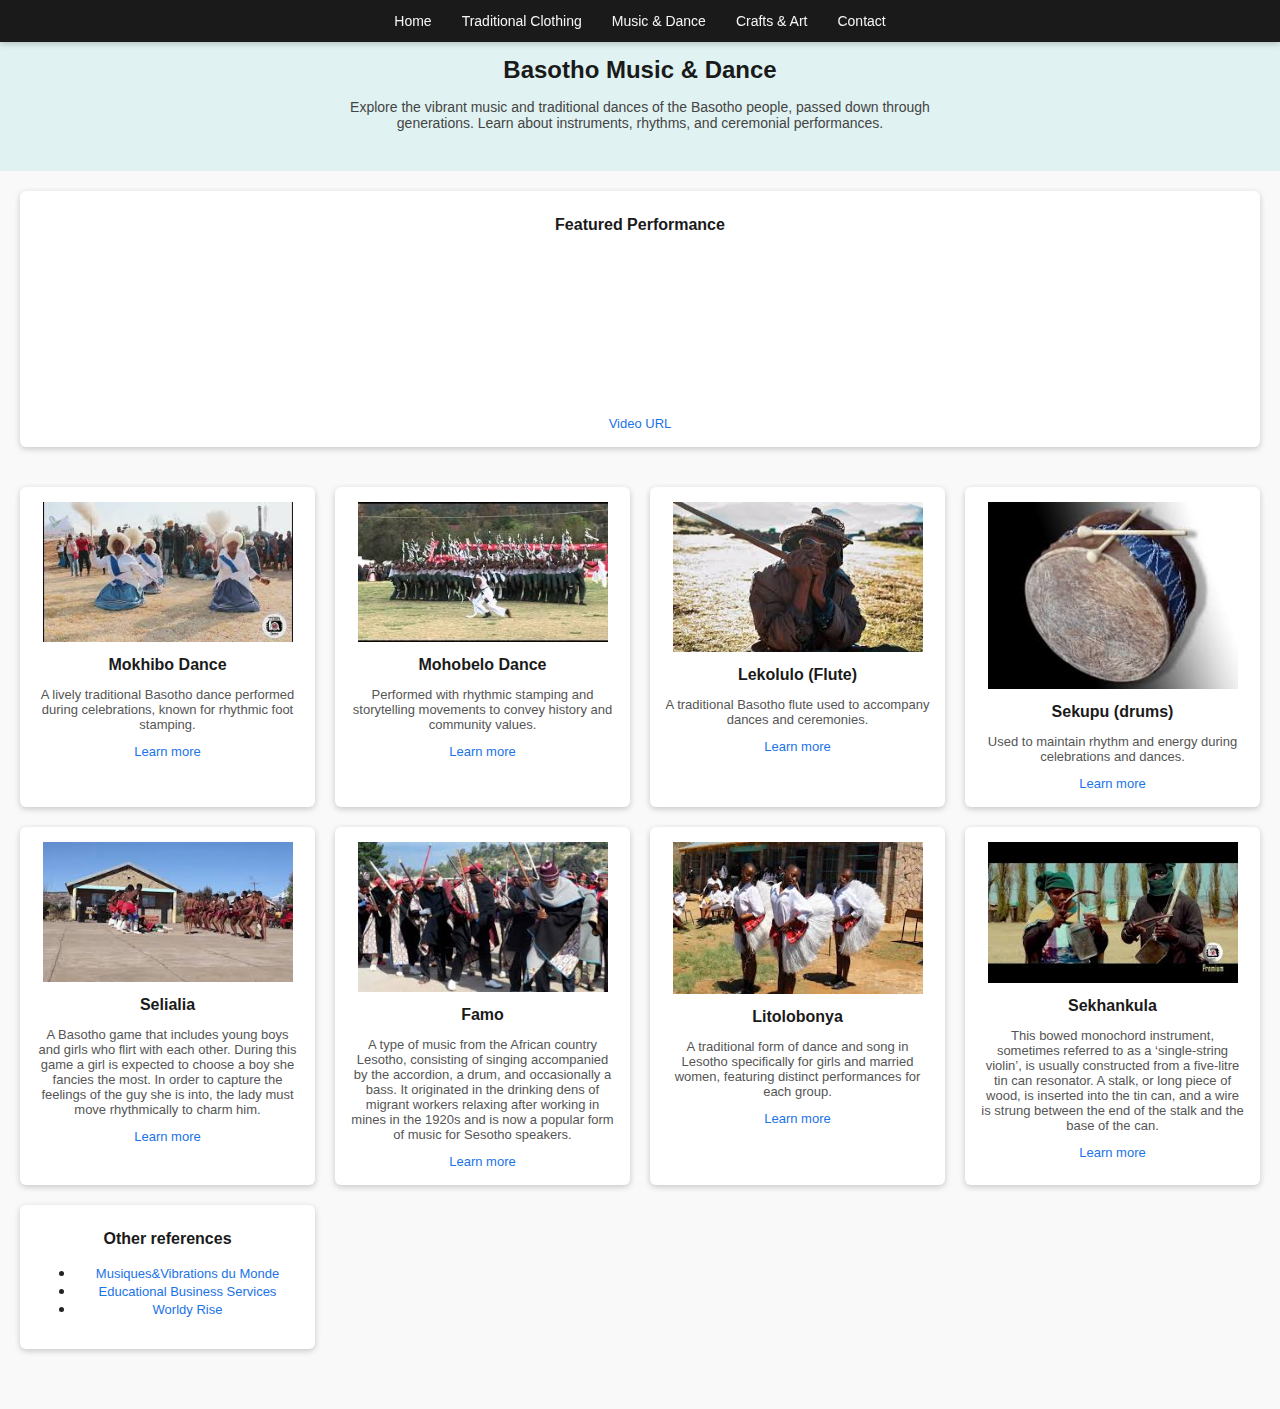
<file: page3.html>
<!DOCTYPE html>
<html lang="en">
<head>
    <meta charset="UTF-8">
    <meta name="viewport" content="width=device-width, initial-scale=1.0">
    <title>Basotho Music & Dance</title>

    <style>
        body {
            font-family: 'Segoe UI', Tahoma, Geneva, Verdana, sans-serif;
            background-color: #f9f9f9;
            color: #222;
            margin: 0;
            padding: 0;
        }

        nav {
            background-color: #1a1a1a;
            padding: 12px 0;
            text-align: center;
            box-shadow: 0 2px 6px rgba(0,0,0,0.2);
            position: fixed;
            left: 0;
            right: 0;
        }

        nav ul {
            list-style: none;
            display: flex;
            justify-content: center;
            gap: 30px;
            margin: 0;
            padding: 0;
        }

        nav ul li a {
            text-decoration: none;
            color: #f5f5f5;
            font-size: 14px;
            padding: 5px 0;
            position: relative;
            transition: color 0.3s ease;
        }

        nav ul li a::after {
            content: '';
            position: absolute;
            left: 0;
            bottom: -3px;
            width: 0;
            height: 2px;
            background: #d4af37;
            transition: width 0.3s ease;
        }

        nav ul li a:hover {
            color: #d4af37;
        }

        nav ul li a:hover::after {
            width: 100%;
        }

        header {
            text-align: center;
            padding: 40px 20px;
            background-color: #e0f2f1;
        }

        header h1 {
            font-size: 24px;
            margin-bottom: 15px;
            color: #1a1a1a;
        }

        header p {
            font-size: 14px;
            max-width: 650px;
            margin: 0 auto;
            color: #444;
        }

        main {
            padding: 20px;
        }

        section {
            display: grid;
            grid-template-columns: repeat(auto-fit, minmax(250px, 1fr));
            gap: 20px;
            margin-bottom: 40px;
        }

        article {
            background-color: #fff;
            border-radius: 6px;
            padding: 15px;
            text-align: center;
            box-shadow: 0 2px 6px rgba(0,0,0,0.2);
            transition: transform 0.3s, box-shadow 0.3s;
        }

        article:hover {
            transform: scale(1.05);
            box-shadow: 0 6px 12px rgba(0,0,0,0.3);
        }

        article h3 {
            font-size: 16px;
            margin: 10px 0;
            color: #1a1a1a;
        }

        article p {
            font-size: 13px;
            color: #555;
            margin-bottom: 10px;
        }

        article a {
            font-size: 13px;
            color: #1a73e8;
            text-decoration: none;
        }

        article a:hover {
            text-decoration: underline;
        }

        iframe, audio {
            width: 100%;
            max-width: 500px;
            border-radius: 6px;
            display: block;
            margin: 15px auto;
        }
    </style>
</head>
<body>

    <!-- Navigation Menu -->
    <nav>
        <ul>
            <li><a href="index.html">Home</a></li>
            <li><a href="page2.html">Traditional Clothing</a></li>
            <li><a href="page3.html">Music & Dance</a></li>
            <li><a href="page4.html">Crafts & Art</a></li>
            <li><a href="page5.html">Contact</a></li>
        </ul>
    </nav>

    <header>
        <h1>Basotho Music & Dance</h1>
        <p>Explore the vibrant music and traditional dances of the Basotho people, passed down through generations. Learn about instruments, rhythms, and ceremonial performances.</p>
    </header>

    <main>
        <section>
            <article>
                <h3>Featured Performance</h3>
                <iframe src="https://www.youtube.com/embed/mptgYzK-n4w." frameborder="0" allowfullscreen></iframe>
                <a href="https://youtu.be/mptgYzK-n4w?si=qA2-AU01b8cctU0j" target="_blank"> Video URL</a>
            </article>
        </section>

        <section>
            <article>
                <img src="images\mokhibo.jpg" alt="Mokhibo" width="250">
                <h3>Mokhibo Dance</h3>
                <p>A lively traditional Basotho dance performed during celebrations, known for rhythmic foot stamping.</p>
                <a href="https://youtu.be/JikHRlicUZw?si=r-NfoIZ5xwtIuxm8" target="_blank">Learn more</a>
            </article>

            <article>
                <img src="images\mohobelo.jpg" alt="Mohobelo" width="250">
                <h3>Mohobelo Dance</h3>
                <p>Performed with rhythmic stamping and storytelling movements to convey history and community values.</p>
                <a href="https://youtu.be/HTb7ZNFOc24?si=akMOzqboG9Pf3acW" target="_blank">Learn more</a>
            </article>

            <article>
                <img src="images\lekolulo.jpg" alt="Lekolulo" width="250">
                <h3>Lekolulo (Flute)</h3>
                <p>A traditional Basotho flute used to accompany dances and ceremonies.</p>
                <a href="https://www.musicinafrica.net/magazine/musical-instruments-lesotho" target="_blank">Learn more</a>
            </article>

            <article>
                <img src="images\sekupu.jpg" alt="Sekupu" width="250">
                <h3>Sekupu (drums)</h3>
                <p>Used to maintain rhythm and energy during celebrations and dances.</p>
                <a href="https://iamtranscriptions.org/iam-sheet-music/igubu-isigubhu-sekupu/" target="_blank">Learn more</a>
            </article>

            <article>
                <img src="images\selialia.jpg" alt="Selialia" width="250">
                <h3>Selialia</h3>
                <p>A Basotho game that includes young boys and girls who flirt with each other. During this game a girl is expected to choose a boy she fancies the most. In order to capture the feelings of the guy she is into, the lady must move rhythmically to charm him.</p>
                <a href="https://youtu.be/OOKtwXXPqtA?si=VDtbXs4jEP0U_-mX" target="_blank">Learn more</a>
            </article>

            <article>
                <img src="images\famo.jpg" alt="Famo" width="250">
                <h3>Famo</h3>
                <p>A type of music from the African country Lesotho, consisting of singing accompanied by the accordion, a drum, and occasionally a bass. It originated in the drinking dens of migrant workers relaxing after working in mines in the 1920s and is now a popular form of music for Sesotho speakers.</p>
                <a href="https://youtube.com/shorts/d1XPCCFq2yY?si=DXQvYK8mP6OMZCTI" target="_blank">Learn more</a>
            </article>

             <article>
                <img src="images\litolobonya.jpg" alt="" width="250">
                <h3>Litolobonya</h3>
                <p>A traditional form of dance and song in Lesotho specifically for girls and married women, featuring distinct performances for each group.</p>
                <a href="https://youtu.be/QP9tfb4WTpw?si=Ty6XbupqTjnXv_h8" target="_blank">Learn more</a>
            </article>

             <article>
                <img src="images\sekhankula.jpg" alt="Sekhankula" width="250">
                <h3>Sekhankula</h3>
                <p>This bowed monochord instrument, sometimes referred to as a ‘single-string violin’, is usually constructed from a five-litre tin can resonator. A stalk, or long piece of wood, is inserted into the tin can, and a wire is strung between the end of the stalk and the base of the can.</p>
                <a href="https://youtu.be/dqAn_2jAzJk?si=6mY-cNTAKtdFlb3q" target="_blank">Learn more</a>
            </article>

             <article>
                <h3>Other references</h3>
                <ul>
                    <li><a href="https://www.auxsons.com/en/focus/musical-instruments-of-lesotho/" target="_blank">Musiques&Vibrations du Monde</a></li>
                    <li><a href="https://www.educationalbusinessservices.com/product/liletsoa-tsa-basotho/?srsltid=AfmBOooBmB21AgVdaNVzb_xIumA_wK5340OsiNUzTKh3GkQ0ms21_iHE">Educational Business Services</a></li>
                    <li><a href="https://worldlyrise.blogspot.com/2015/12/lesotho-music-and-dance.html">Worldy Rise</a></li>
                </ul>
                
            </article>




        </section>
    </main>

</body>
</html>
</file>
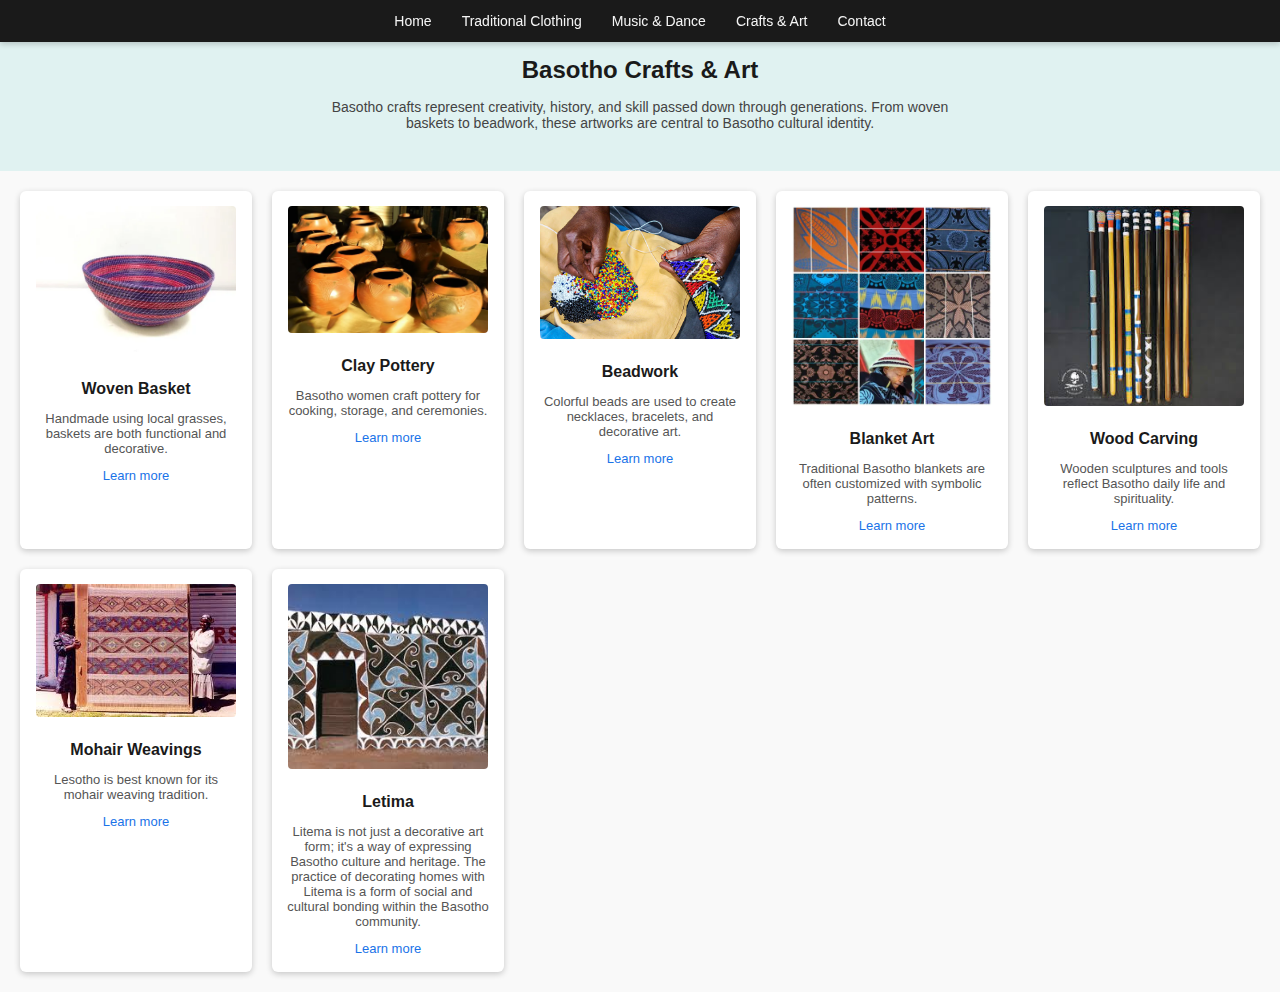
<file: page4.html>
<!DOCTYPE html>
<html lang="en">
<head>
    <meta charset="UTF-8">
    <meta name="viewport" content="width=device-width, initial-scale=1.0">
    <title>Basotho Crafts & Art</title>

    <style>
        body {
            font-family: 'Segoe UI', Tahoma, Geneva, Verdana, sans-serif;
            background-color: #f9f9f9;
            color: #222;
            margin: 0;
            padding: 0;
        }

        nav {
            background-color: #1a1a1a;
            padding: 12px 0;
            text-align: center;
            box-shadow: 0 2px 6px rgba(0,0,0,0.2);
            position: fixed;
            right: 0;
            left: 0;
        }

        nav ul {
            list-style: none;
            display: flex;
            justify-content: center;
            gap: 30px;
            margin: 0;
            padding: 0;
        }

        nav ul li a {
            text-decoration: none;
            color: #f5f5f5;
            font-size: 14px;
            padding: 5px 0;
            position: relative;
            transition: color 0.3s ease;
        }

        nav ul li a::after {
            content: '';
            position: absolute;
            left: 0;
            bottom: -3px;
            width: 0;
            height: 2px;
            background: #d4af37;
            transition: width 0.3s ease;
        }

        nav ul li a:hover {
            color: #d4af37;
        }

        nav ul li a:hover::after {
            width: 100%;
        }

        header {
            text-align: center;
            padding: 40px 20px;
            background-color: #e0f2f1;
        }

        header h1 {
            font-size: 24px;
            margin-bottom: 15px;
            color: #1a1a1a;
        }

        header p {
            font-size: 14px;
            max-width: 650px;
            margin: 0 auto;
            color: #444;
        }

        main {
            padding: 20px;
        }

        section {
            display: grid;
            grid-template-columns: repeat(auto-fit, minmax(220px, 1fr));
            gap: 20px;
        }

        article {
            background-color: #fff;
            border-radius: 6px;
            padding: 15px;
            text-align: center;
            box-shadow: 0 2px 6px rgba(0,0,0,0.2);
            transition: transform 0.3s, box-shadow 0.3s;
        }

        article:hover {
            transform: scale(1.05);
            box-shadow: 0 6px 12px rgba(0,0,0,0.3);
        }

        article img {
            width: 200px;
            height: auto;
            border-radius: 4px;
            margin-bottom: 10px;
            transition: transform 0.3s;
        }

        article img:hover {
            transform: scale(1.05);
        }

        article h3 {
            font-size: 16px;
            margin: 10px 0;
            color: #1a1a1a;
        }

        article p {
            font-size: 13px;
            color: #555;
            margin-bottom: 10px;
        }

        article a {
            font-size: 13px;
            color: #1a73e8;
            text-decoration: none;
        }

        article a:hover {
            text-decoration: underline;
        }
    </style>
</head>
<body>

    <!-- Navigation Menu -->
    <nav>
        <ul>
            <li><a href="index.html">Home</a></li>
            <li><a href="page2.html">Traditional Clothing</a></li>
            <li><a href="page3.html">Music & Dance</a></li>
            <li><a href="page4.html">Crafts & Art</a></li>
            <li><a href="page5.html">Contact</a></li>
        </ul>
    </nav>

    <header>
        <h1>Basotho Crafts & Art</h1>
        <p>Basotho crafts represent creativity, history, and skill passed down through generations. From woven baskets to beadwork, these artworks are central to Basotho cultural identity.</p>
    </header>

    <main>
        <section>
            <article>
                <img src="images\woven basket.jpg" alt="Woven Basket">
                <h3>Woven Basket</h3>
                <p>Handmade using local grasses, baskets are both functional and decorative.</p>
                <a href="https://pin.it/3ivQmh5gF" target="_blank">Learn more</a>
            </article>

            <article>
                <img src="images\leritshoana.jpg" alt="Clay Pottery">
                <h3>Clay Pottery</h3>
                <p>Basotho women craft pottery for cooking, storage, and ceremonies.</p>
                <a href="https://alantours.co.za/about-us/arts-and-crafts-traditional-clay-pots/" target="_blank">Learn more</a>
            </article>

            <article>
               <img src="images\lifaha.jpg" alt="Beadwork">
                <h3>Beadwork</h3>
                <p>Colorful beads are used to create necklaces, bracelets, and decorative art.</p>
                <a href="https://example.com" target="_blank">Learn more</a>
            </article>

            <article>
                <img src="images\likobo.jpg" alt="Blanket Art">
                <h3>Blanket Art</h3>
                <p>Traditional Basotho blankets are often customized with symbolic patterns.</p>
                <a href="https://ahmeds.co.za/products/blankets-basotho-blanket" target="_blank">Learn more</a>
            </article>

            <article>
                <img src="images\molamu.jpg" alt="Wood Carving">
                <h3>Wood Carving</h3>
                <p>Wooden sculptures and tools reflect Basotho daily life and spirituality.</p>
                <a href="https://kombat-instruments-limited-2.myshopify.com/products/molamu-sticks-lesotho-africa" target="_blank">Learn more</a>
            </article>

            <article>
                <img src="images\mohair.jpg" alt="Mohair Weavings">
                <h3>Mohair Weavings</h3>
                <p>Lesotho is best known for its mohair weaving tradition.</p>
                <a href="https://www.africancraft.com/lesotho.php?srsltid=AfmBOookJLUrgyY9u6bqmcD3o-RqVmSK-cIt5HGTPmrDeEPc8KWKgzsU">Learn more</a>
            </article>

            <article>
                <img src="images\litema.jpg" alt="Litema">
                <h3>Letima</h3>
                <p>Litema is not just a decorative art form; it's a way of expressing Basotho culture and heritage. The practice of decorating homes with Litema is a form of social and cultural bonding within the Basotho community.</p>
                <a href="https://motsodesigned.com/blogs/neo-afro-living/litema-a-traditional-mural-art-form-practiced-by-basotho-women-in-lesotho-2?srsltid=AfmBOoowmK1k56OSEX_dYcrttml1cMEMQKFMT6PVq-jF50OKXZRZV5_3">Learn more</a>
            </article>



        </section>
    </main>

</body>
</html>
</file>
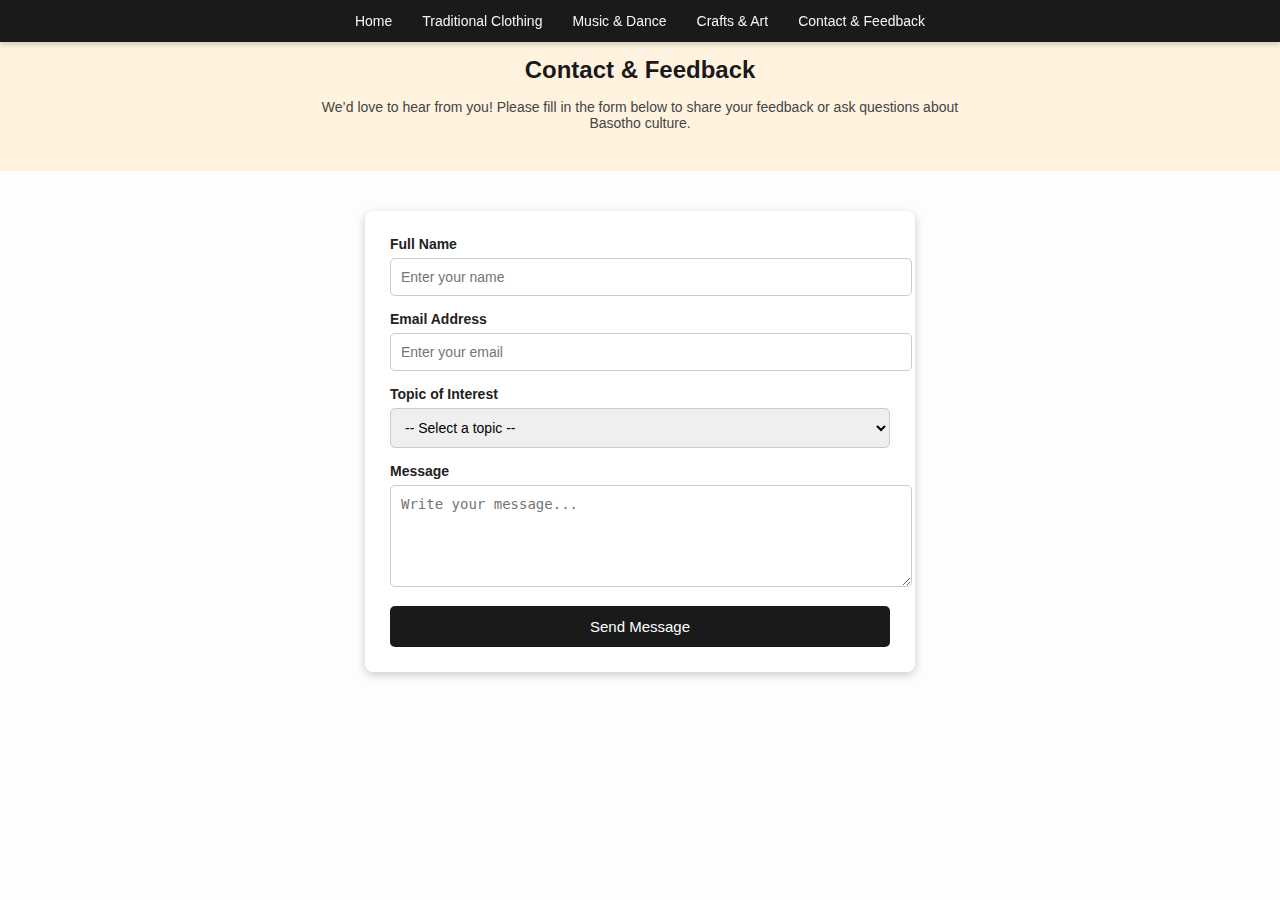
<file: page5.html>
<!DOCTYPE html>
<html lang="en">
<head>
    <meta charset="UTF-8">
    <meta name="viewport" content="width=device-width, initial-scale=1.0">
    <title>Contact & Feedback</title>

    <style>
        body {
            font-family: 'Segoe UI', Tahoma, Geneva, Verdana, sans-serif;
            background-color: #fdfdfd;
            color: #222;
            margin: 0;
            padding: 0;
        }

        nav {
            background-color: #1a1a1a;
            padding: 12px 0;
            text-align: center;
            box-shadow: 0 2px 6px rgba(0,0,0,0.2);
            position: fixed;
            left: 0;
            right: 0;
        }

        nav ul {
            list-style: none;
            display: flex;
            justify-content: center;
            gap: 30px;
            margin: 0;
            padding: 0;
        }

        nav ul li a {
            text-decoration: none;
            color: #f5f5f5;
            font-size: 14px;
            padding: 5px 0;
            position: relative;
            transition: color 0.3s ease;
        }

        nav ul li a::after {
            content: '';
            position: absolute;
            left: 0;
            bottom: -3px;
            width: 0;
            height: 2px;
            background: #d4af37;
            transition: width 0.3s ease;
        }

        nav ul li a:hover {
            color: #d4af37;
        }

        nav ul li a:hover::after {
            width: 100%;
        }

        header {
            text-align: center;
            padding: 40px 20px;
            background-color: #fff3e0;
        }

        header h1 {
            font-size: 24px;
            margin-bottom: 15px;
            color: #1a1a1a;
        }

        header p {
            font-size: 14px;
            max-width: 650px;
            margin: 0 auto;
            color: #444;
        }

        main {
            display: flex;
            justify-content: center;
            align-items: center;
            padding: 40px 20px;
        }

        form {
            background: #fff;
            padding: 25px;
            border-radius: 8px;
            box-shadow: 0 3px 10px rgba(0,0,0,0.2);
            width: 100%;
            max-width: 500px;
        }

        form label {
            display: block;
            margin-bottom: 6px;
            font-size: 14px;
            font-weight: bold;
        }

        form input,
        form textarea,
        form select {
            width: 100%;
            padding: 10px;
            margin-bottom: 15px;
            border: 1px solid #ccc;
            border-radius: 5px;
            font-size: 14px;
            transition: border 0.3s, box-shadow 0.3s;
        }

        form input:focus,
        form textarea:focus,
        form select:focus {
            border: 1px solid #1a73e8;
            box-shadow: 0 0 5px rgba(26, 115, 232, 0.5);
            outline: none;
        }

        form button {
            background: #1a1a1a;
            color: #fff;
            padding: 12px;
            border: none;
            border-radius: 5px;
            font-size: 15px;
            cursor: pointer;
            transition: background 0.3s ease;
            width: 100%;
        }

        form button:hover {
            background: #d4af37;
            color: #1a1a1a;
        }
    </style>
</head>
<body>

    <!-- Navigation Menu -->
    <nav>
        <ul>
            <li><a href="index.html">Home</a></li>
            <li><a href="page2.html">Traditional Clothing</a></li>
            <li><a href="page3.html">Music & Dance</a></li>
            <li><a href="page4.html">Crafts & Art</a></li>
            <li><a href="page5.html">Contact & Feedback</a></li>
        </ul>
    </nav>

    <header>
        <h1>Contact & Feedback</h1>
        <p>We’d love to hear from you! Please fill in the form below to share your feedback or ask questions about Basotho culture.</p>
    </header>

    <main>
        <form action="#" method="post">
            <label for="name">Full Name</label>
            <input type="text" id="name" name="name" placeholder="Enter your name" required>

            <label for="email">Email Address</label>
            <input type="email" id="email" name="email" placeholder="Enter your email" required>

            <label for="topic">Topic of Interest</label>
            <select id="topic" name="topic" required>
                <option value="">-- Select a topic --</option>
                <option value="clothing">Traditional Clothing</option>
                <option value="music">Music & Dance</option>
                <option value="crafts">Crafts & Art</option>
                <option value="general">General Feedback</option>
            </select>

            <label for="message">Message</label>
            <textarea id="message" name="message" rows="5" placeholder="Write your message..." required></textarea>

            <button type="submit">Send Message</button>
        </form>
    </main>

</body>
</html>
</file>
